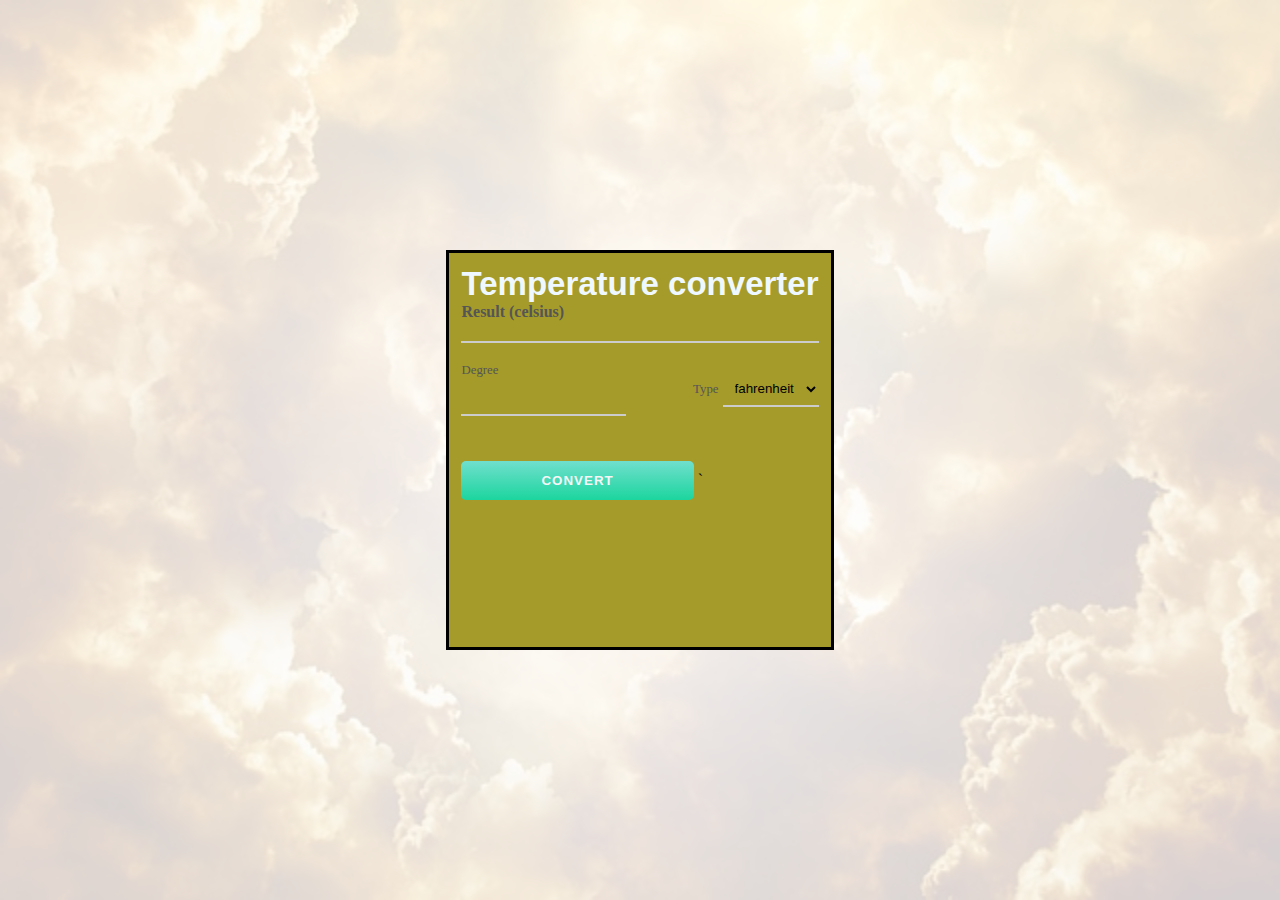
<file: temp/index.html>
<!DOCTYPE html>
<html lang="en">
<head>
    <meta charset="UTF-8">
    <meta name="viewport" content="width=device-width, initial-scale=1.0">
    <title>Temperature converter</title>
    <link rel="stylesheet" href="style.css">
    
</head>
<body>
   
    <div class="container">
        <img src="sky.png">
        <div class="box">
            <h2>Temperature converter</h2>
        <div class="result">
            <span class="result-heading">Result (celsius)</span>
<h2 class="celsius-value" id="celsius"></h2>
<div class="degree-type">
    <div class="degree-field">
        <label for="degree">Degree</label>
        <input type="number" name="degree" id="degree"/>

    </div>
    <div class="temp-field">
        <label for="temp-type">Type</label>
        <select name="Temperatures" id="temp-type" autocomplete="on">
            <option id="fahrenheit" value="fahrenheit">fahrenheit</option>
            <option id="kelvin" value="kelvin" >kelvin</option>
        </select>
    </div>
</div>
<button id="convert-btn">Convert</button>
                `
        </div>
    </div>
    </div>
    <script src="./script.js"></script>
    
</body>
</html>
</file>
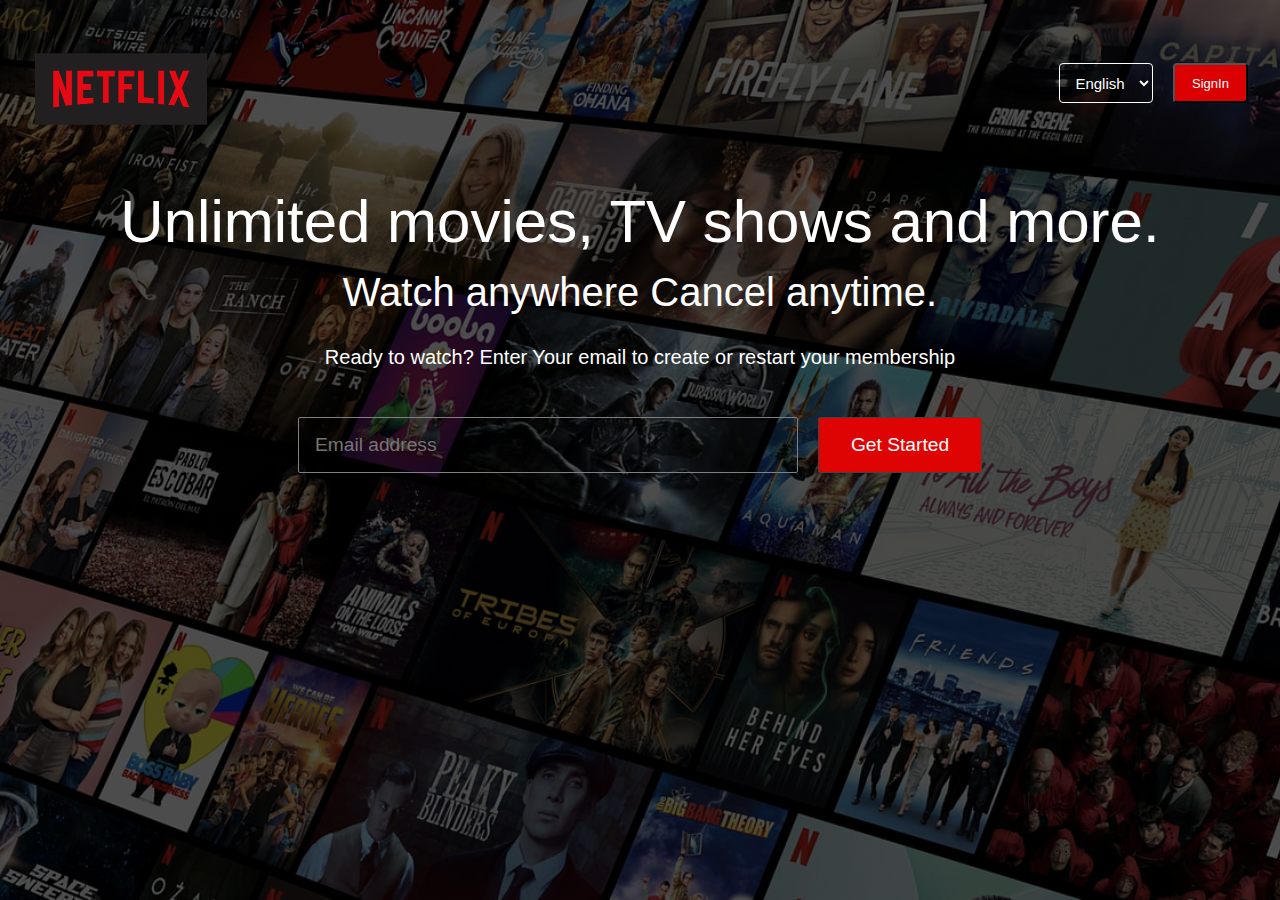
<file: internship/Netflix.html>
<!DOCTYPE html>
<html lang="en">
<head>
    <meta charset="UTF-8">
    <meta name="viewport" content="width=device-width, initial-scale=1.0">
    <title>Netflix </title>
    <link rel="stylesheet" href="style.css">
    <link rel="shortcut icon" href="Netflix-Symbol.png" type="image/x-icon">
</head>
<body>
    <div class="header">
        <div class="navbar">
            <div class="logo">
                <img src="netflix.png" alt="logo">
            </div>
            <div class="nav_items">
               <div class="dropdown">
                <select value="language" id="language">
                    <option name="English">English</option>
                    <option name="Hindi">Hindi</option>
                </select>
               </div>
            <div class="button">
                <button>SignIn</button>
            </div>
            </div>

        </div>
        <div class="content">
            <h1>Unlimited movies, TV shows and more. </h1>
            <h3>Watch anywhere Cancel anytime.</h3>
            <h5>Ready to watch? Enter Your email to create or restart your membership</h5>
        </div>
        <div class="form">
            <form>
                <input type="email" id="email" placeholder="Email address">
                <button class="btn"> Get Started</button>
            </form>
        </div>
    </div>
   
    
</body>
</html>
</file>
<file: temp/style.css>
*{
margin:0px;
padding:0px;
scroll-behavior: smooth;
box-sizing: border-box;
}

.container img{
    width: 100%;
    height: 900px;
    position: relative;
    opacity: 18%;
    z-index: -1;
}
.container{
    display: flex;
    align-items: center;
    justify-content: center;
}
.box{
    background-color: rgb(165, 155, 42);
    padding: 12px;
    margin: 11px 22px;
    position: absolute;
   border: 3px solid black;
   height: 400px;
   gap:5em;
   box-shadow: 2px,3px,blur, #1cd59e;

   
}
.box h2{
    display: flex;
    text-align: center;
    color: aliceblue;
    font-family: 'Gill Sans', 'Gill Sans MT', Calibri, 'Trebuchet MS', sans-serif;
    font-size: 33px;
}
result {
    text-align: center;
    margin: 20px 0;
  }
  .result-heading {
    color: #555;
    font-size: 1rem;
    font-weight: 600;
  }
  .celsius-value {
    border-bottom: 2px solid #ccc;
    padding: 10px;
  }
  label {
    color: #555;
    font-size: 0.8rem;
    margin-bottom: 5px;
  }
  input,
  select {
    background: transparent;
    border: none;
    outline: none;
    border-bottom: 2px solid #ccc;
    padding: 8px;
    margin-bottom: 15px;
  }
  input:focus {
    border: 1px solid #4c49f3;
  }
  .degree-type {
    display: flex;
    justify-content: space-between;
    align-items: center;
    padding: 20px 0;
  }
  .degree-field {
    display: flex;
    flex-direction: column;
    width: 46%;
  }
  option {
    background-color: #3c39e7;
    color: #f6f6f6;
  }
  #convert-btn {
    background: linear-gradient(to bottom, #70dfcd, #1cd59e);
    border: none;
    outline: none;
    border-radius: 5px;
    color: #f6f6f6;
    cursor: pointer;
    font-weight: bold;
    letter-spacing: 1px;
    text-transform: uppercase;
    margin-top: 10px;
    padding: 12px 80px;
    transition: all 0.3s ease-in;
  }
  #convert-btn:hover {
    background: linear-gradient(to bottom, #70dfcd, #117657);
  }
</file>
<file: internship/style.css>
*{
    padding:0px;
    margin:0px;
    box-sizing: border-box;
    scroll-behavior:smooth;
}
body{
    background: #000;
    color:white;
}
.header{
  
    width:100%;
    height: 100vh;
    background-image: linear-gradient(rgba(0,0,0,0.6), rgba(0,0,0,0.6)) ,url(background.png);
    background-size: cover;
    position: relative;
    padding:10px;
}
.navbar{
    display: flex;
    align-items: center;
    justify-content: space-between;
    padding: 7px 11px ;
    
}
.nav_items{
    display:flex;
  
  
    border: 0;
    outline:0;
   
    color:white;
    padding: 7px 11px;
    font-size:15px;
    border-radius: 4px;
    margin-left:10px;
    cursor:pointer;
    justify-content: space-between;
  

}
    

.logo img{
   width: 200px;
    cursor: pointer;
    margin-top: 15px;
}

  #language{
    background:transparent;
    border:1px solid #fff;
    padding:5px 7px;
    width:94px;
    height:40px ;
    color:#fff;
    font-size: 15px;
   text-align: center;
   border-radius: 4px;
}
.nav_items button{
    color:white;
    background-color: #db0001;
    font-size: 13px;
    margin-left: 20px;
    width:75px;
    height:40px;
    border-radius: 4px;

}
.content{
  text-align: center;
    margin: 30px;


}
.content h1{
    font-size: 60px;
    line-height: 70px;
    font-weight: 500;
    max-width: 650;;
    font-family: 'Gill Sans', 'Gill Sans MT', Calibri, 'Trebuchet MS', sans-serif;
}
.content h3{
    font-size: 40px;
    line-height: 70px;
    font-weight: 500;
    max-width: 650;;
    font-family: 'Gill Sans', 'Gill Sans MT', Calibri, 'Trebuchet MS', sans-serif;
}
.content h5{
    font-size: 20px;
    line-height: 60px;
    font-weight: 300;
    max-width: 300;;
    font-family: 'Gill Sans', 'Gill Sans MT', Calibri, 'Trebuchet MS', sans-serif;
}

.form{
    align-items: center;
    display: flex;
    justify-content: center;
}

form{
    display: flex;
    gap: 20px;
    justify-content: center;
}
input{
    width: 500px;
    padding: 1rem;
    background: transparent;
    font-size: 1.2rem;
    border-radius: 2px;
    border: 1px solid grey;
}

.btn{
    padding: 0 2rem;
    background-color: rgb(223, 4, 4);
    color: white;
    font-size: 1.2rem;
    border: 1px solid rgb(67, 67, 67);
    border-radius: 2px;
}

.btn:hover{
    background-color: #e80e0e;
    cursor: pointer;
}
</file>
